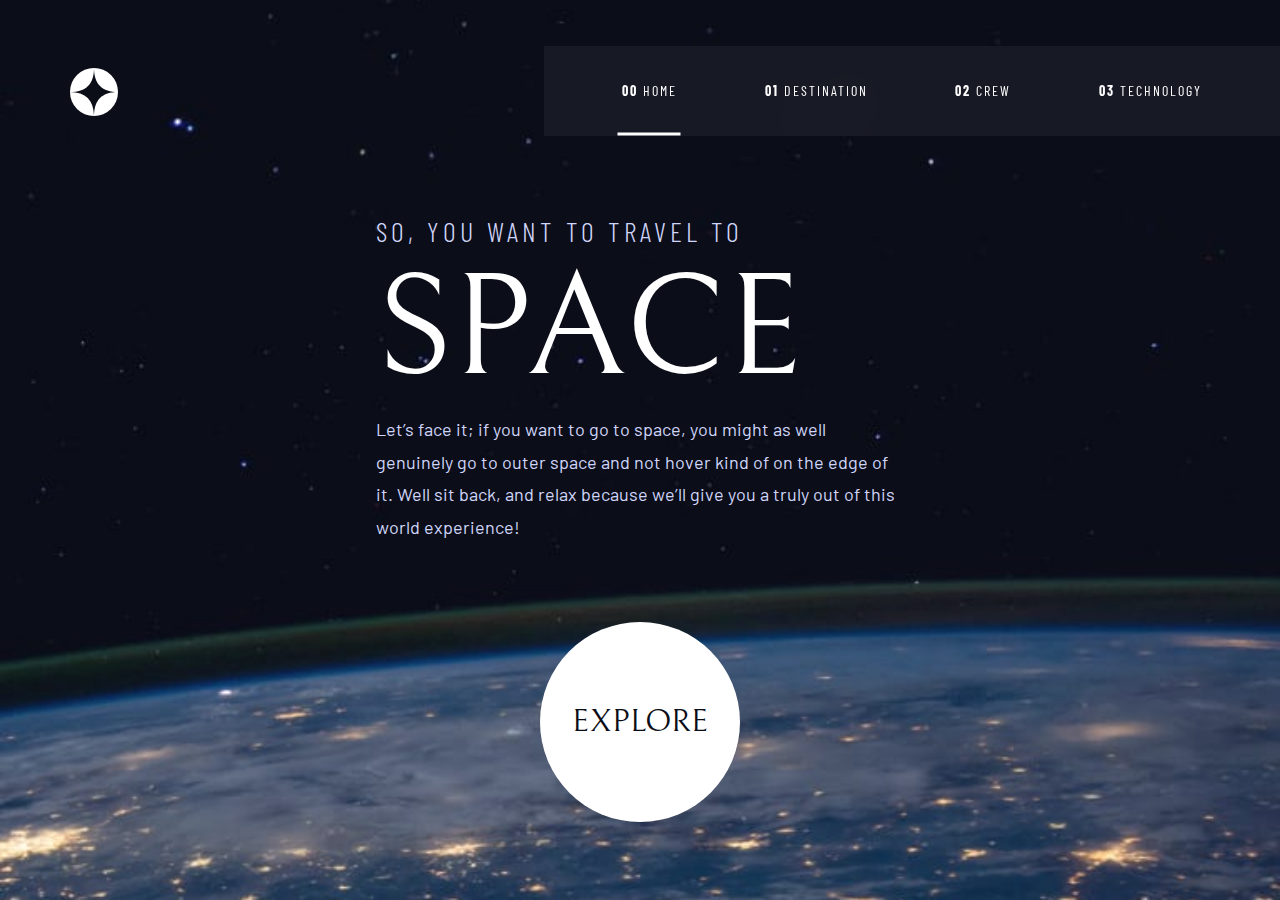
<file: index.html>
<!DOCTYPE html>
<html lang="en">
<head>
  <meta charset="UTF-8">
  <meta name="viewport" content="width=device-width, initial-scale=1.0">


  <link rel="icon" type="image/png" sizes="32x32" 
  href="assets/favicon-32x32.png">
  
  <!-- css -->
  <link rel="stylesheet" href="home.css">
  <link rel="stylesheet" href="all.css">
  <!-- media queries -->
   <link rel="stylesheet" href="tablet_home.css" 
   media="screen and (max-width: 1455px)">
   <link rel="stylesheet" href="mobile_home.css" media="screen and (max-width: 855px)">
  <title>Frontend Mentor | Space tourism website</title>
</head>
<body>
<header>
  <img src="assets/shared/logo.svg" alt="logo">
<hr>
    <nav>
      <input type="checkbox" name="nav_open_close" id="i_nav_open_close" checked>
      <label for="i_nav_open_close" id="label_open_close"></label>
      <ul>
        <li><a href="index.html" target="_self" rel="home" class="selected"><strong>00</strong> Home</a></li>
        <li><a href="destination-moon.html" target="_self" rel="next"><strong>01 </strong>Destination</a></li>
        <li><a href="crew-commander.html" target="_self" rel="next"><strong>02</strong> Crew</a></li>
        <li><a href="technology-vehicle.html"  target="_self" rel="next"><strong>03</strong> Technology</a></li>
      </ul>
    </nav>
</header>
<main>
  
    <article id="Space_travel">
      <h2>So, you want to travel to</h2>
      <h1>Space</h1>
      <p>
        Let’s face it; if you want to go to space, you might as well genuinely go to
        outer space and not hover kind of on the edge of it. Well sit back, and relax
        because we’ll give you a truly out of this world experience!
      </p>
    </article>
  
    <a href="destination-moon.html" target="_self" rel="next">Explore</a>
</main>

</body>
</html>
</file>
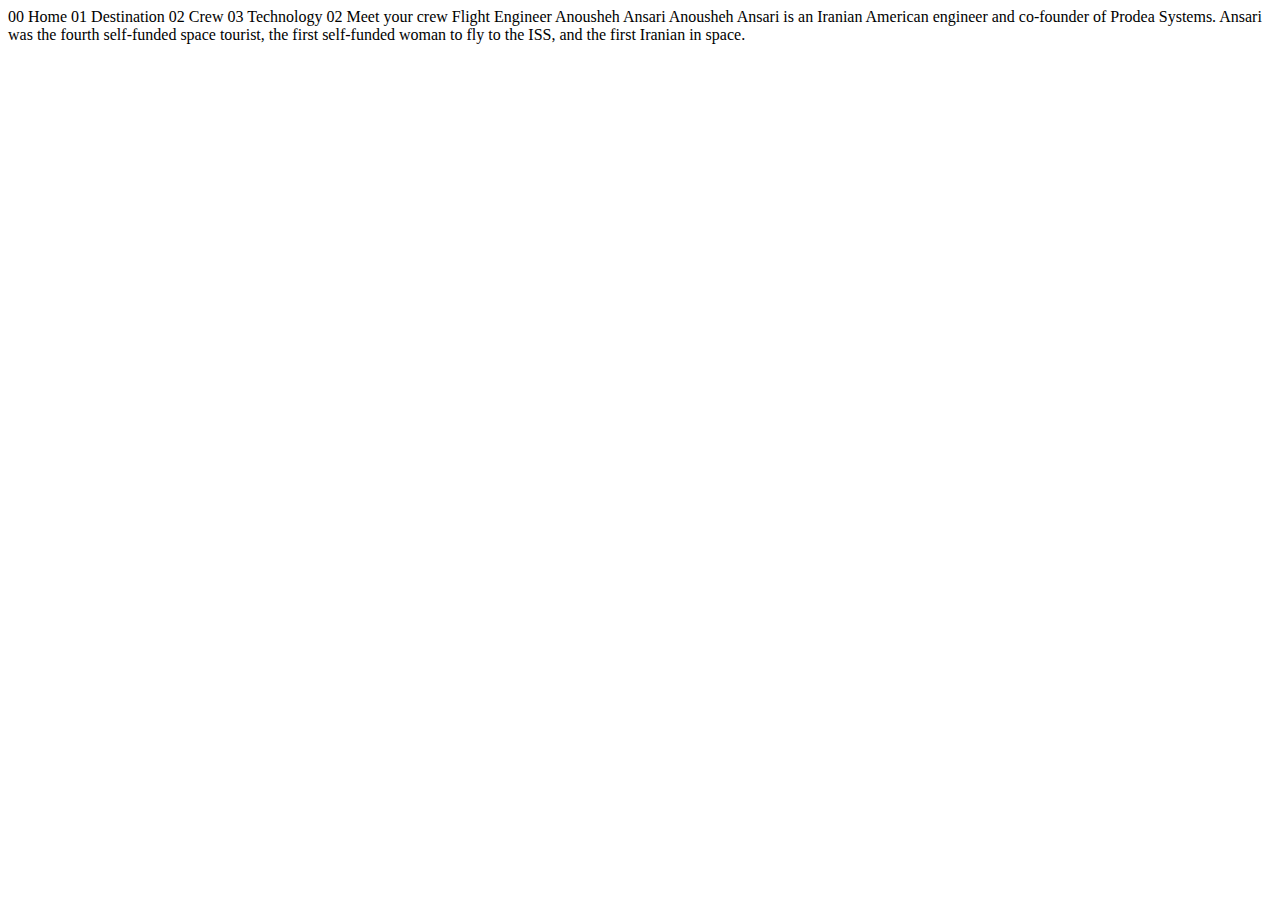
<file: crew-engineer.html>
<!DOCTYPE html>
<html lang="en">
<head>
  <meta charset="UTF-8">
  <meta name="viewport" content="width=device-width, initial-scale=1.0">

  <link rel="icon" type="image/png" sizes="32x32" href="./assets/favicon-32x32.png">
  
  <title>Frontend Mentor | Space tourism website</title>
</head>
<body>

  00 Home
  01 Destination
  02 Crew
  03 Technology

  02 Meet your crew

  Flight Engineer
  Anousheh Ansari

  Anousheh Ansari is an Iranian American engineer and co-founder of Prodea Systems. 
  Ansari was the fourth self-funded space tourist, the first self-funded woman to 
  fly to the ISS, and the first Iranian in space. 
</body>
</html>
</file>
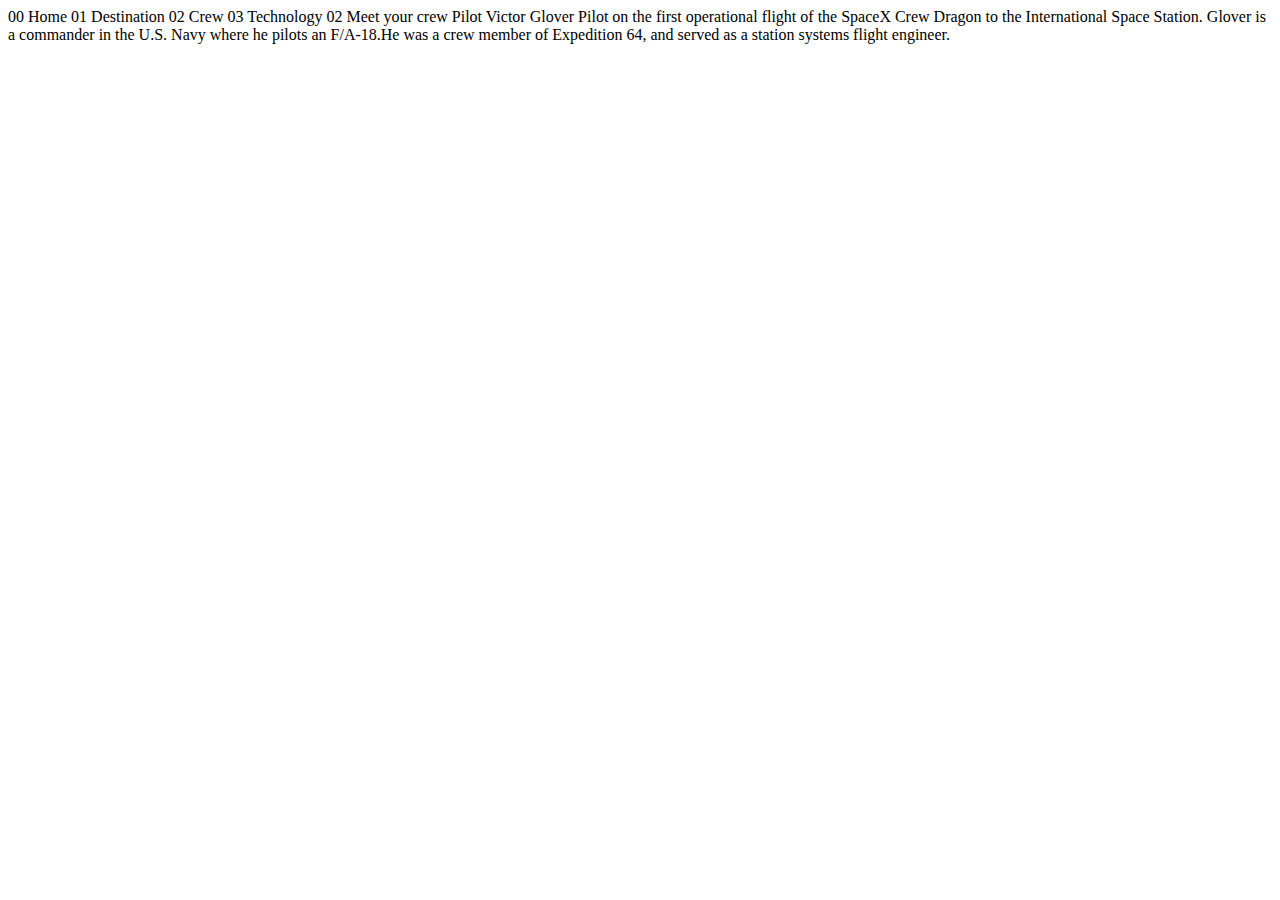
<file: crew-pilot.html>
<!DOCTYPE html>
<html lang="en">
<head>
  <meta charset="UTF-8">
  <meta name="viewport" content="width=device-width, initial-scale=1.0">

  <link rel="icon" type="image/png" sizes="32x32" href="./assets/favicon-32x32.png">
  
  <title>Frontend Mentor | Space tourism website</title>
</head>
<body>

  00 Home
  01 Destination
  02 Crew
  03 Technology

  02 Meet your crew

  Pilot
  Victor Glover

  Pilot on the first operational flight of the SpaceX Crew Dragon to the 
  International Space Station. Glover is a commander in the U.S. Navy where 
  he pilots an F/A-18.He was a crew member of Expedition 64, and served as a 
  station systems flight engineer. 
</body>
</html>
</file>
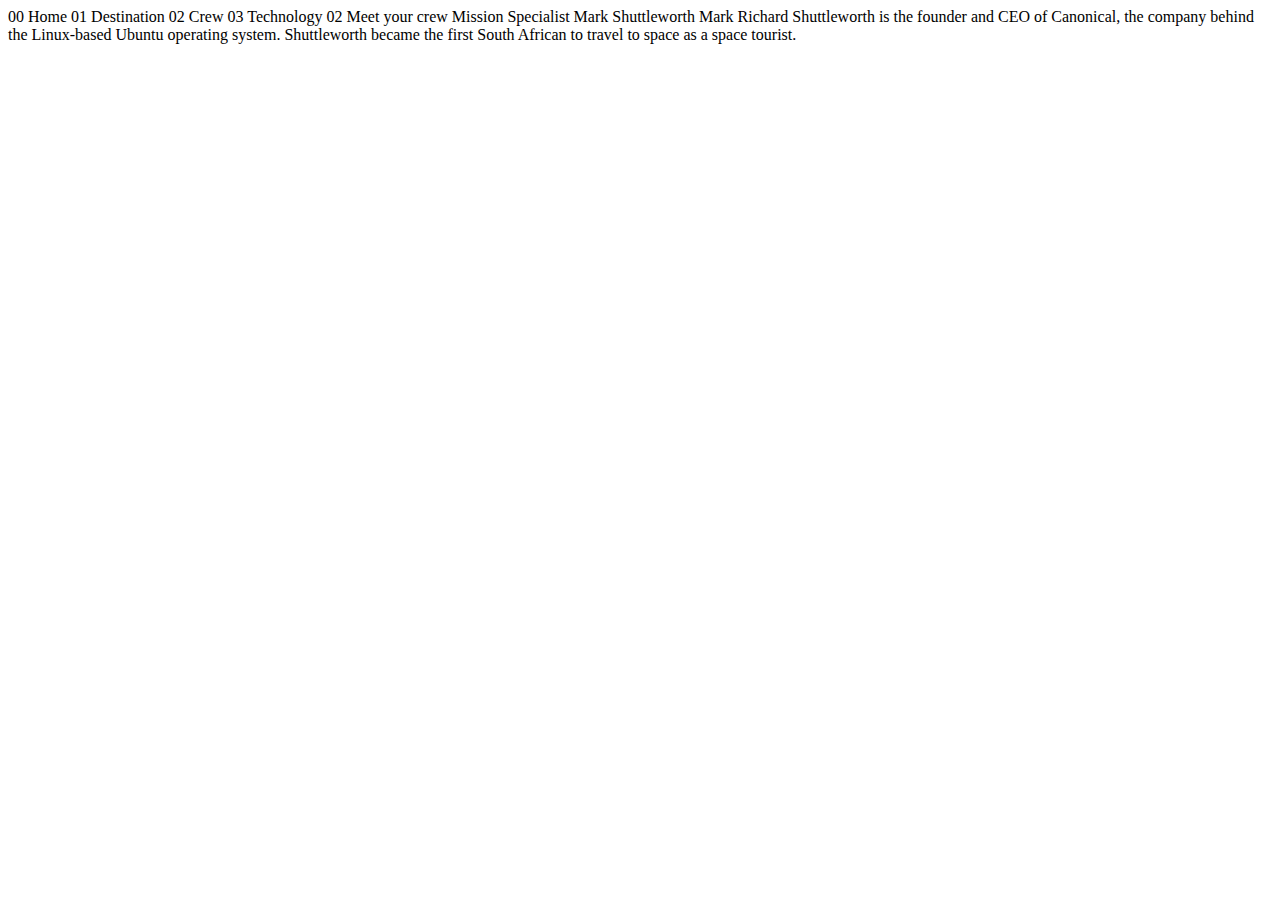
<file: crew-specialist.html>
<!DOCTYPE html>
<html lang="en">
<head>
  <meta charset="UTF-8">
  <meta name="viewport" content="width=device-width, initial-scale=1.0">

  <link rel="icon" type="image/png" sizes="32x32" href="./assets/favicon-32x32.png">
  
  <title>Frontend Mentor | Space tourism website</title>
</head>
<body>

  00 Home
  01 Destination
  02 Crew
  03 Technology

  02 Meet your crew

  Mission Specialist
  Mark Shuttleworth

  Mark Richard Shuttleworth is the founder and CEO of Canonical, the company behind 
  the Linux-based Ubuntu operating system. Shuttleworth became the first South 
  African to travel to space as a space tourist.
</body>
</html>
</file>
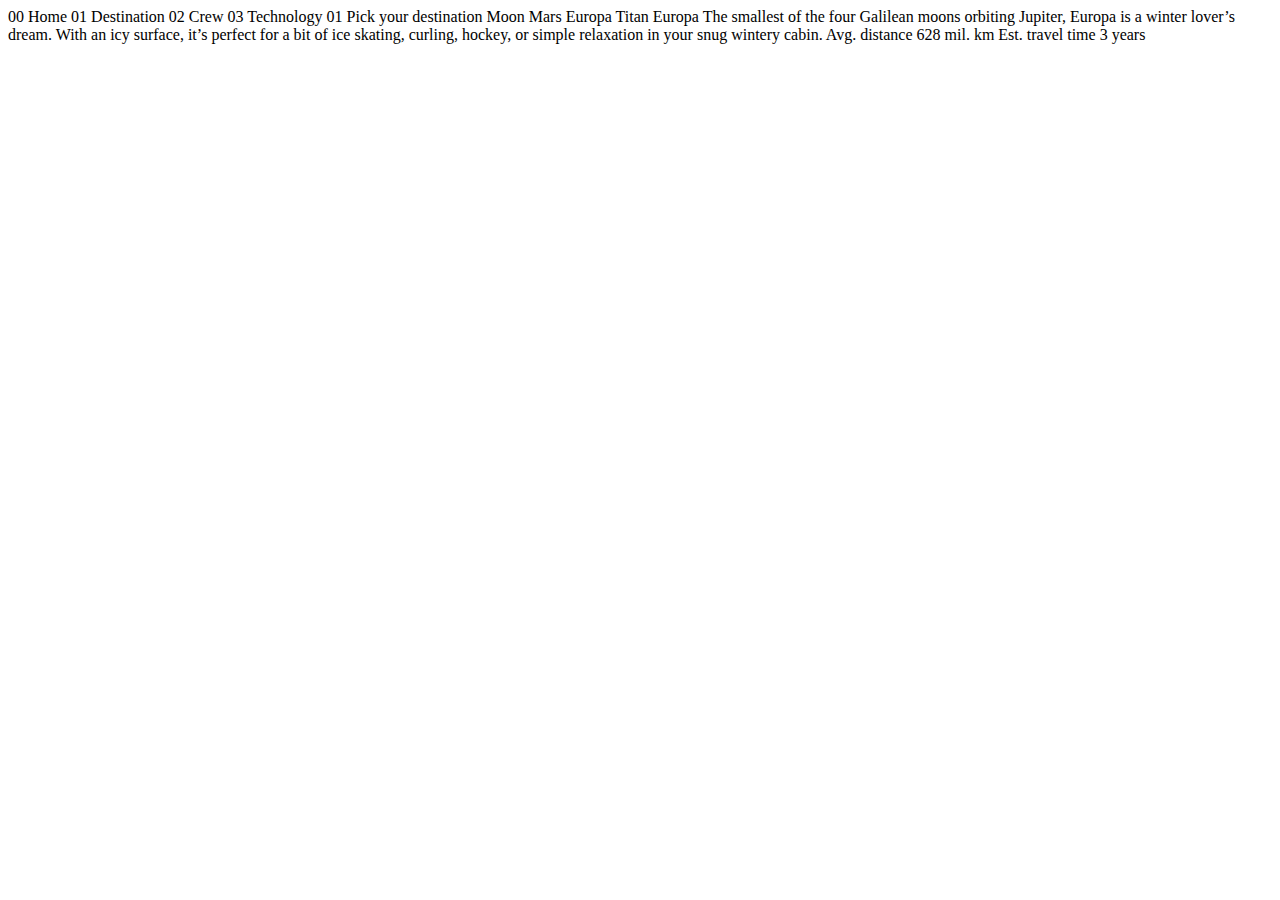
<file: destination-europa.html>
<!DOCTYPE html>
<html lang="en">
<head>
  <meta charset="UTF-8">
  <meta name="viewport" content="width=device-width, initial-scale=1.0">

  <link rel="icon" type="image/png" sizes="32x32" href="./assets/favicon-32x32.png">
  
  <title>Frontend Mentor | Space tourism website</title>
</head>
<body>

  00 Home
  01 Destination
  02 Crew
  03 Technology

  01 Pick your destination

  Moon
  Mars
  Europa
  Titan

  Europa

  The smallest of the four Galilean moons orbiting Jupiter, Europa is a 
  winter lover’s dream. With an icy surface, it’s perfect for a bit of 
  ice skating, curling, hockey, or simple relaxation in your snug 
  wintery cabin.

  Avg. distance
  628 mil. km

  Est. travel time
  3 years
</body>
</html>
</file>
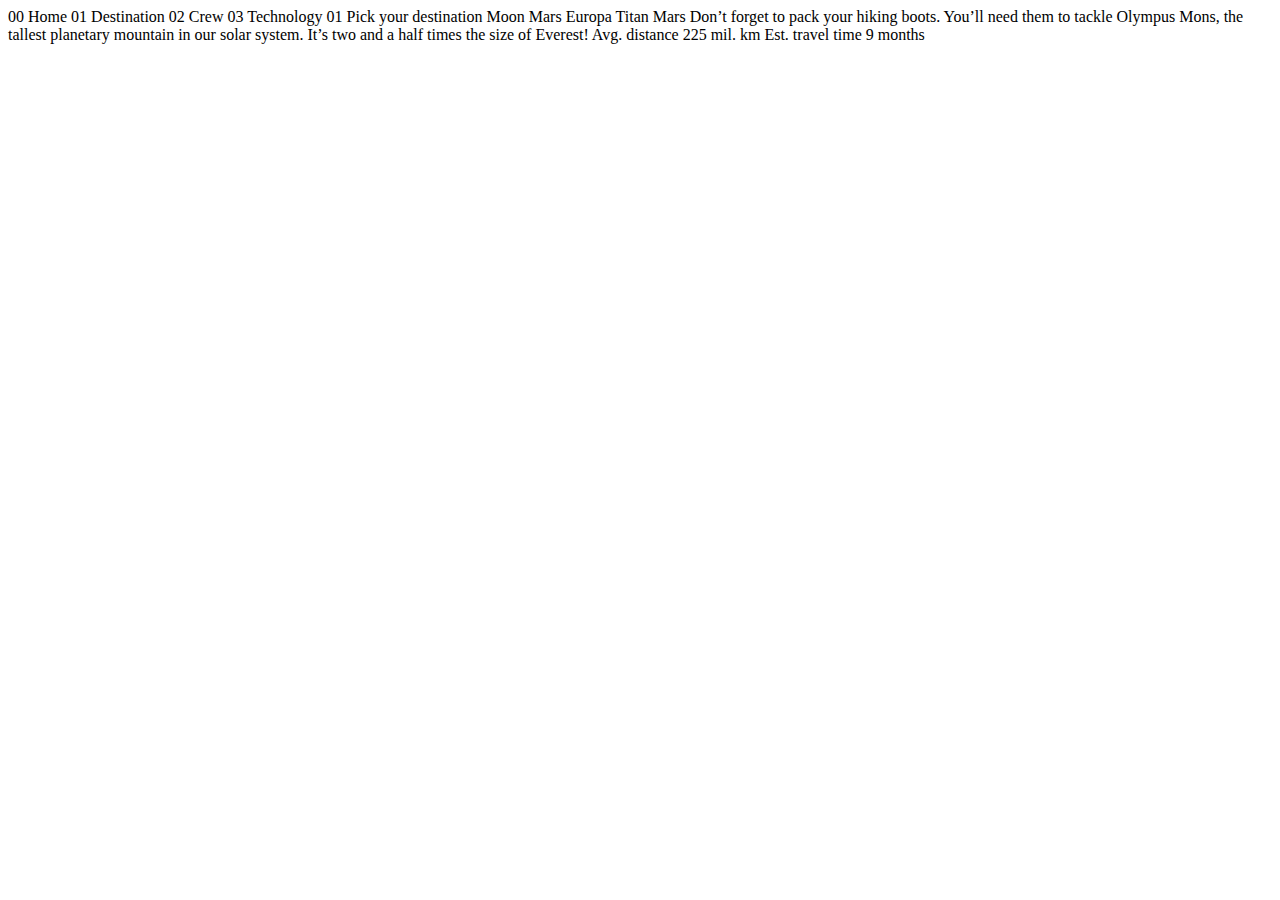
<file: destination-mars.html>
<!DOCTYPE html>
<html lang="en">
<head>
  <meta charset="UTF-8">
  <meta name="viewport" content="width=device-width, initial-scale=1.0">

  <link rel="icon" type="image/png" sizes="32x32" href="./assets/favicon-32x32.png">
  
  <title>Frontend Mentor | Space tourism website</title>
</head>
<body>

  00 Home
  01 Destination
  02 Crew
  03 Technology

  01 Pick your destination

  Moon
  Mars
  Europa
  Titan

  Mars

  Don’t forget to pack your hiking boots. You’ll need them to tackle Olympus Mons, 
  the tallest planetary mountain in our solar system. It’s two and a half times 
  the size of Everest!

  Avg. distance
  225 mil. km

  Est. travel time
  9 months
</body>
</html>
</file>
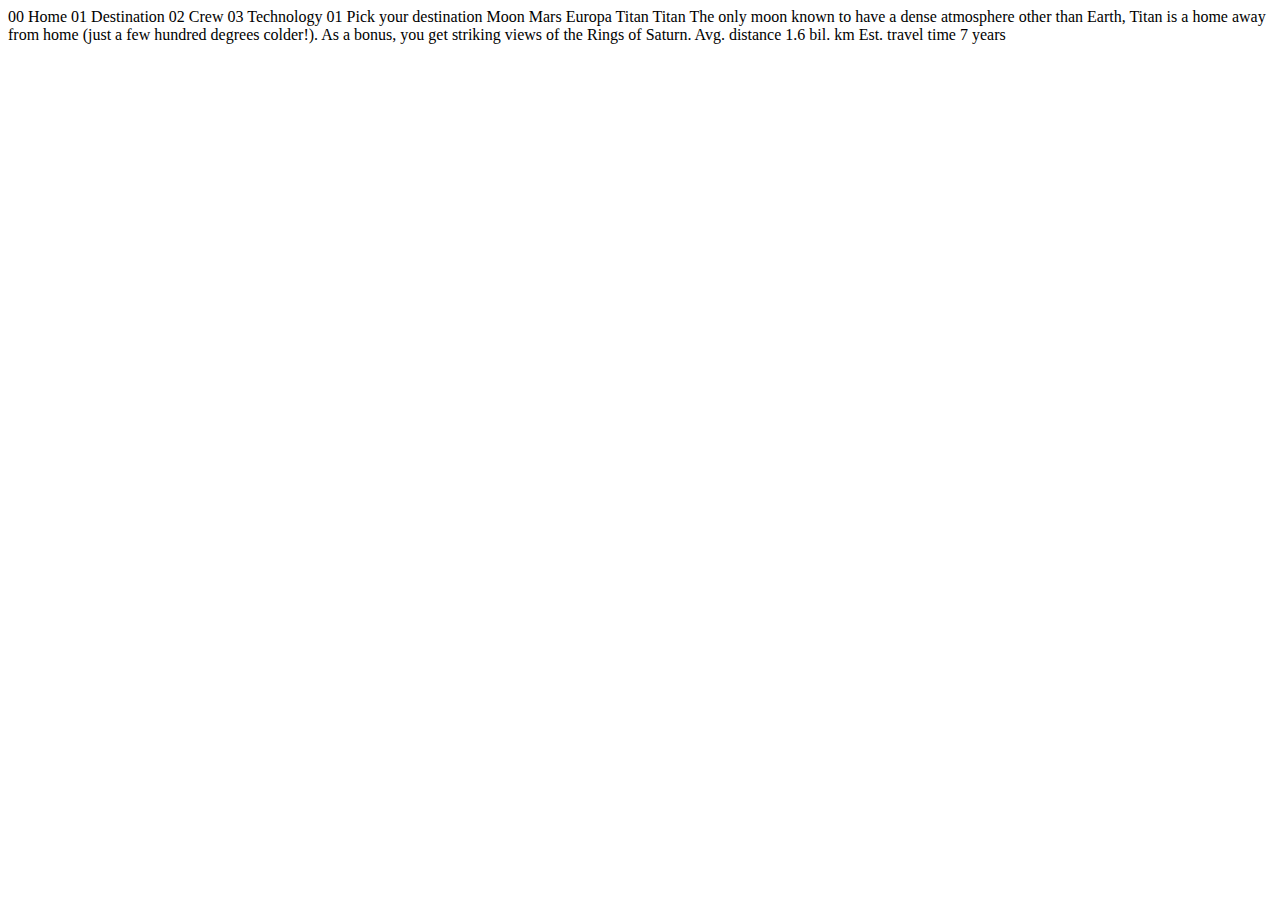
<file: destination-titan.html>
<!DOCTYPE html>
<html lang="en">
<head>
  <meta charset="UTF-8">
  <meta name="viewport" content="width=device-width, initial-scale=1.0">

  <link rel="icon" type="image/png" sizes="32x32" href="./assets/favicon-32x32.png">
  
  <title>Frontend Mentor | Space tourism website</title>
</head>
<body>

  00 Home
  01 Destination
  02 Crew
  03 Technology

  01 Pick your destination

  Moon
  Mars
  Europa
  Titan

  Titan

  The only moon known to have a dense atmosphere other than Earth, Titan 
  is a home away from home (just a few hundred degrees colder!). As a 
  bonus, you get striking views of the Rings of Saturn.

  Avg. distance
  1.6 bil. km

  Est. travel time
  7 years
</body>
</html>
</file>
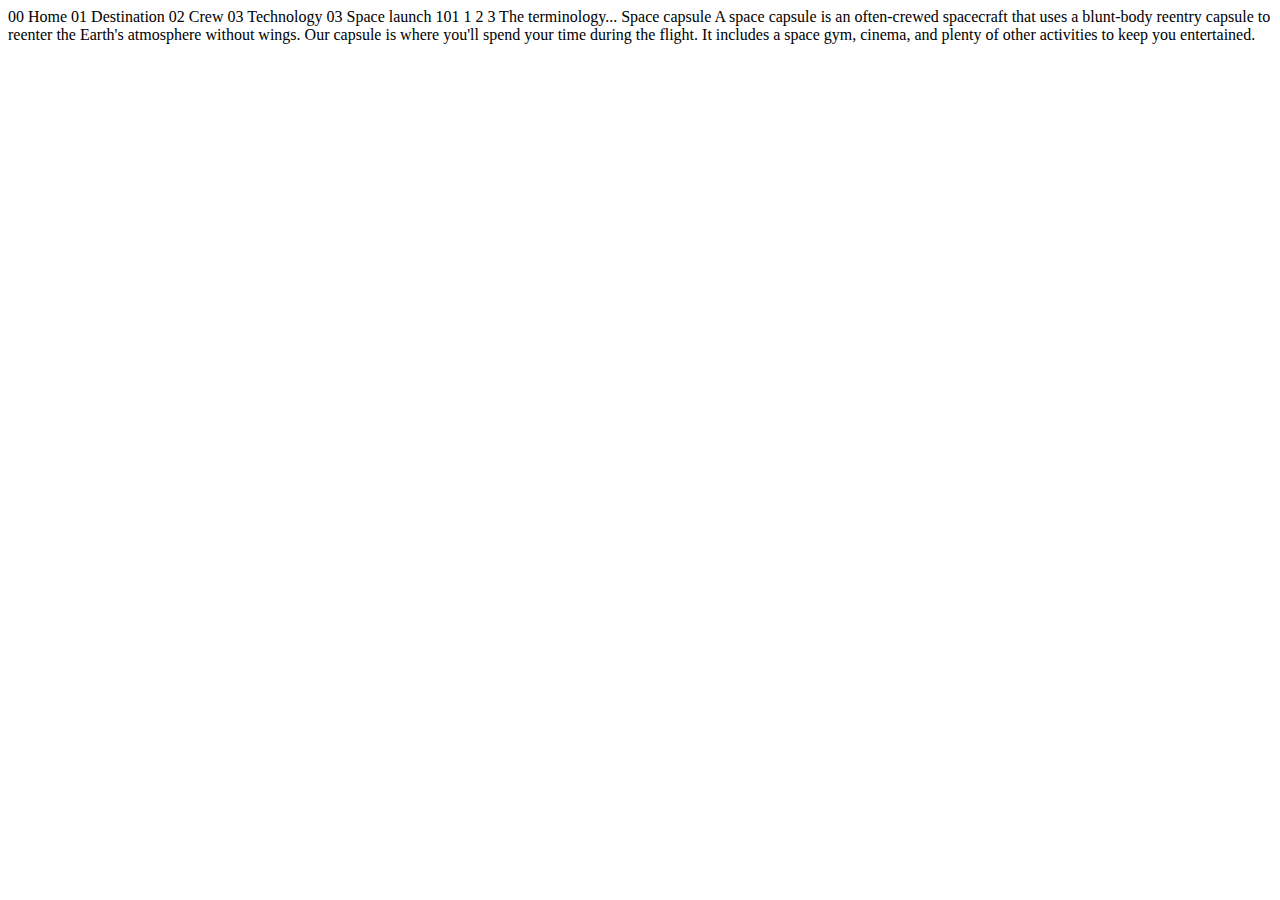
<file: technology-capsule.html>
<!DOCTYPE html>
<html lang="en">
<head>
  <meta charset="UTF-8">
  <meta name="viewport" content="width=device-width, initial-scale=1.0">

  <link rel="icon" type="image/png" sizes="32x32" href="./assets/favicon-32x32.png">
  
  <title>Frontend Mentor | Space tourism website</title>
</head>
<body>

  00 Home
  01 Destination
  02 Crew
  03 Technology

  03 Space launch 101

  1
  2
  3

  The terminology...
  Space capsule

  A space capsule is an often-crewed spacecraft that uses a blunt-body reentry 
  capsule to reenter the Earth's atmosphere without wings. Our capsule is where 
  you'll spend your time during the flight. It includes a space gym, cinema, 
  and plenty of other activities to keep you entertained.
</body>
</html>
</file>
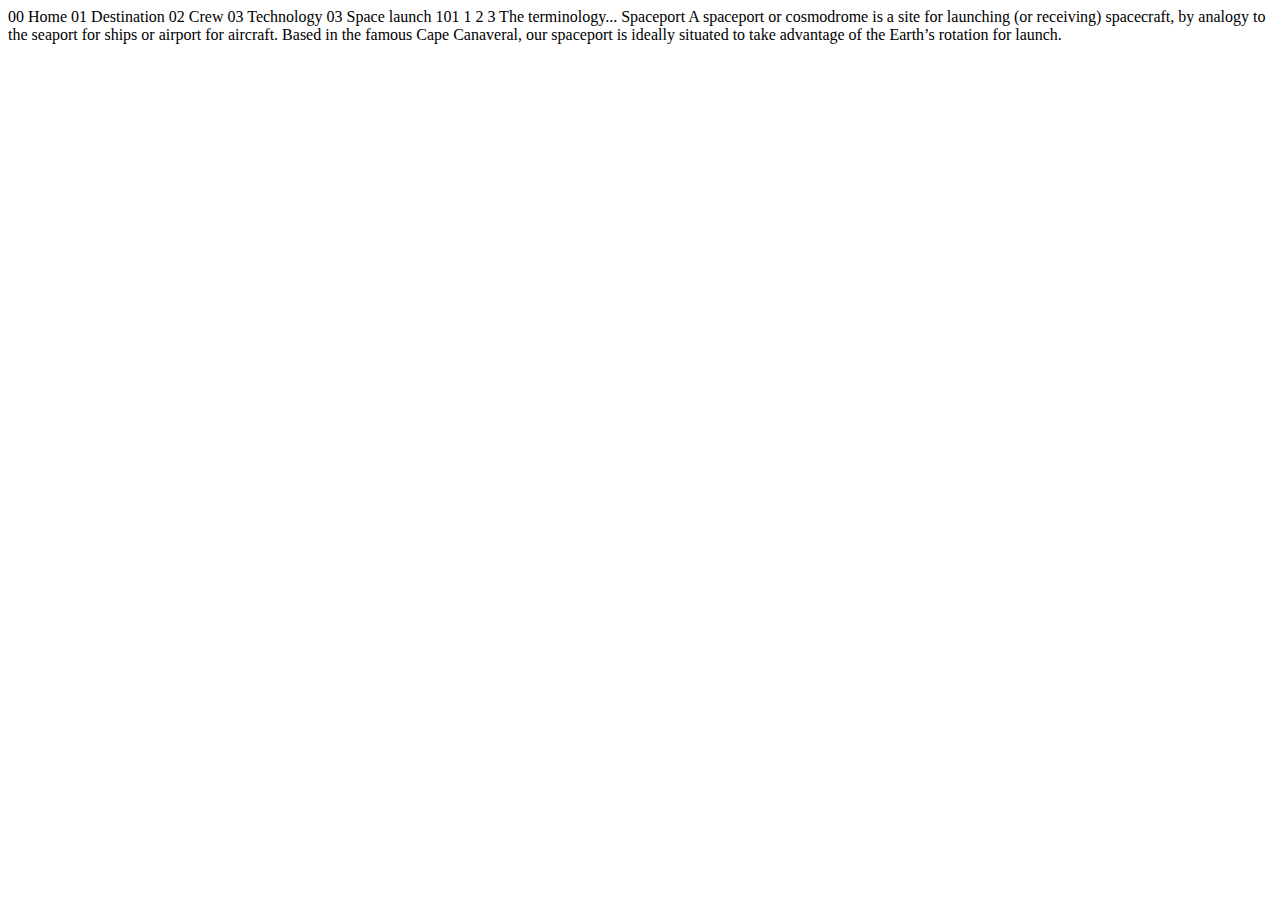
<file: technology-spaceport.html>
<!DOCTYPE html>
<html lang="en">
<head>
  <meta charset="UTF-8">
  <meta name="viewport" content="width=device-width, initial-scale=1.0">

  <link rel="icon" type="image/png" sizes="32x32" href="./assets/favicon-32x32.png">
  
  <title>Frontend Mentor | Space tourism website</title>
</head>
<body>

  00 Home
  01 Destination
  02 Crew
  03 Technology

  03 Space launch 101

  1
  2
  3

  The terminology...
  Spaceport

  A spaceport or cosmodrome is a site for launching (or receiving) spacecraft, 
  by analogy to the seaport for ships or airport for aircraft. Based in the 
  famous Cape Canaveral, our spaceport is ideally situated to take advantage 
  of the Earth’s rotation for launch.
</body>
</html>
</file>
<file: home.css>
@charset "UTF-8";
@import url('https://fonts.googleapis.com/css2?family=Barlow+Condensed:ital,wght@0,100;0,200;0,300;0,400;0,500;0,600;0,700;0,800;0,900;1,100;1,200;1,300;1,400;1,500;1,600;1,700;1,800;1,900&family=Barlow:ital,wght@0,100;0,200;0,300;0,400;0,500;0,600;0,700;0,800;0,900;1,100;1,200;1,300;1,400;1,500;1,600;1,700;1,800;1,900&family=Bellefair&display=swap');

*{
    margin: 0px;
    padding: 0px;
    box-sizing: border-box;
}

:root{
    --blue300: #D0D6F9;
    --blue900: #0B0D17;
    --white: #FFFFFF;
    --Bellefair: "Bellefair", serif;
    --Barlow_regular: "Barlow", serif;
    --Barlow_condensed: "Barlow Condensed", serif;

    /* line color rgba(255, 255, 255, 1) */
    /* navbar color rgba(255, 255, 255, 0.05) */
}

body{
    background-image: url(assets/home/background-home-desktop.jpg);
    background-repeat: no-repeat;
    background-size: cover;
    background-position: center center;
    background-attachment: fixed;

    font-family: var(--Bellefair);
    font-weight: 400;
    font-style: normal;
    min-height: 100vh;
}


main{
    color: white;
    height: calc(100vh - 136px);

    display: flex;
    flex-flow: row nowrap;
    align-items: center;
    justify-content: space-evenly;

}

main a{

    background-color: white;
    aspect-ratio: 1;
    width: 272px;
    border-radius: 50%;

    align-content: center;
    text-align: center;
    text-decoration: none;
    text-transform: uppercase;
    color: var(--blue900);

    font-size: 32px;

    position: relative;

}

main a::before{
    content: "";
    background-color: rgba(255, 255, 255, 0.132);
    aspect-ratio: 1;
    width: calc(272*1.5px);
    border-radius: 50%;
    position: absolute;
    transform: translate(-50%, -50%);
    top: 50%;
    left: 50%;

    display: none;


}

main a:hover::before{

    display: block;

}

article{
    width: 66ch;
}

article h1{
    font-family: var(--Bellefair);
    font-weight: 400;
    font-size: 144px;
    letter-spacing: 0px;
    text-transform: uppercase;
}

article h2{
    font-family: var(--Barlow_condensed);
    text-transform: uppercase;
    font-weight: 300;
    letter-spacing: 4px;
    font-size: 28px;
    color: var(--blue300);
}

article p{
    font-family: var(--Barlow_regular);
    font-size: 18px;
    line-height: 180%;
    letter-spacing: 0px;
    color: var(--blue300);
    
}
</file>
<file: all.css>
body{
    overflow: hidden;
}

header{
    color: white;
    display: flex;
    flex-flow: row nowrap;
    align-items: flex-end;
    justify-content: space-between;
    height: 136px;

    position: relative;
}

header > img{
    margin-bottom: 20px;
    margin-left: 70px;
}

hr{
    flex: 1 1 200px;
    position: absolute;
    left: 275px;
    top: calc(50% + 23.5px);
    z-index: 1;

    color: rgba(255, 255, 255, 1);
    height: 1px;
    width:  35vw;

    opacity: 25%;
}

nav{
    
    width: 736px;
    height: 90px;
    background-color: rgba(255, 255, 255, 0.05);
    backdrop-filter: blur(20px);

    
    
    display: flex;
    flex-flow: row nowrap;
    align-items: center;
    
}

nav > ul{
    width: 736px;
    display: flex;
    flex-flow: row nowrap;
    
    flex: 0 0 736px;
    justify-content: space-evenly;
    list-style-type: none;
    
    height: 100%;

    font-family: var(--Barlow_condensed);

}
nav li{
    height: 100%;
}

nav a{
    display: inline-block;
    padding: 10px;
    color: white;
    text-transform: uppercase;
    text-decoration: none;
    letter-spacing: 2px;
    font-size: 14px;
    line-height: 16.8%; 
    align-content: center;
    height: calc(100%);

    position: relative;

    
}


nav a:not(.selected, .nav_selected):hover::before{
    content: "";
    width: 80%;
    background-color: rgba(255, 255, 255, 0.405);
    padding: 1.5px;

    position: absolute;
    bottom: -1px;
    left: 50%;
    transform: translate(-50%, -50%);
}



.selected::before{
    content: "";
    width: 80%;
    background-color: white;
    padding: 1.5px;

    position: absolute;
    bottom: -1px;
    left: 50%;
    transform: translate(-50%, -50%);
}

/* disable hamburger */

input[type="checkbox"]{
    display: none;
}
</file>
<file: tablet_home.css>
body{
    background-image: url(assets/home/background-home-tablet.jpg);
    background-size: cover;
}

hr{
    display: none;
}

main{
    /* background-color: red; */
    flex-flow: column nowrap;
}

main a{
    width: 200px;
}

main a::before{
    width: calc(200*1.3px);
}
</file>
<file: mobile_home.css>
body, html{
    position: relative;
    overflow: hidden;
}

body{
    background-image: url(assets/home/background-home-mobile.jpg);
}

/* all */
header nav{
    height: 100vh;
    position: absolute;
    width: fit-content;

    z-index: 2;
    top: 0px;
    right: 0px;

    justify-content: flex-end;
    align-items: flex-start;
    /* display: none; */
  
}

header > nav > ul{
    margin-top: 130px;
    flex-flow: column nowrap;
    width: 40vw;
    justify-content: flex-start;
    flex: none;
    height: fit-content;
    gap: 32px;
    position: relative;
}

nav a{
    height: fit-content;
    font-size: clamp(12px, 2vw, 16px);
    font-family: var(--Barlow_condensed);
    line-height: 19.2%;
    letter-spacing: 2px;
    width: 100%;
}

nav a:not(.selected):hover::before{
    content: "";
    width: 6px;
    background-color: rgba(255, 255, 255, 0.405);

    position: absolute;
    height: 100%;
    top: 50%;
    left: calc(100% - 15px);
    transform: translate(-50%, -50%);
}



.selected::before{
    content: "";
    width: 6px;
    background-color: white;
    height: 100%;
    top: 50%;
    left: calc(100% - 15px);

    position: absolute;
}

nav li{
    margin-left: 15px;
    width: 100%;
    height: fit-content;
}

/* hamburger menu */
#label_open_close::before{
    content: "";
    height: 30px;
    width: 30px;
    top: 80px;
    right: 50px;
    background-image: url(assets/shared/icon-close.svg);
    background-repeat: no-repeat;
    background-size: cover;
    position: absolute;

    cursor: pointer;
}

/* hamburger responsiveness */
input[type="checkbox"]{
    display: none;
}

input[type="checkbox"]:checked + #label_open_close::before{
    background-image: url(assets/shared/icon-hamburger.svg);

}
input[type="checkbox"]:checked ~ ul{
    display: none;
}

/* main */
main{
    justify-content: center;
    align-items: center;
    overflow: hidden;
}
main h2{
    font-size: 3.6vw;
 
}
main h1{
    font-size: 16vw;
    
}
main p{
    width: 38ch;
    text-align: center;
    font-size: clamp(15px, 2.5vw, 18px);
    white-space: normal;
    word-wrap: break-word;

    margin-bottom: 15px;
    
}

article{
    display: flex;
    flex-flow: column nowrap;
    justify-content: center;
    align-items: center;
}

main a{
    width: 144px;
}

main a::before{
    width: calc(144px*1.3);
}
</file>
